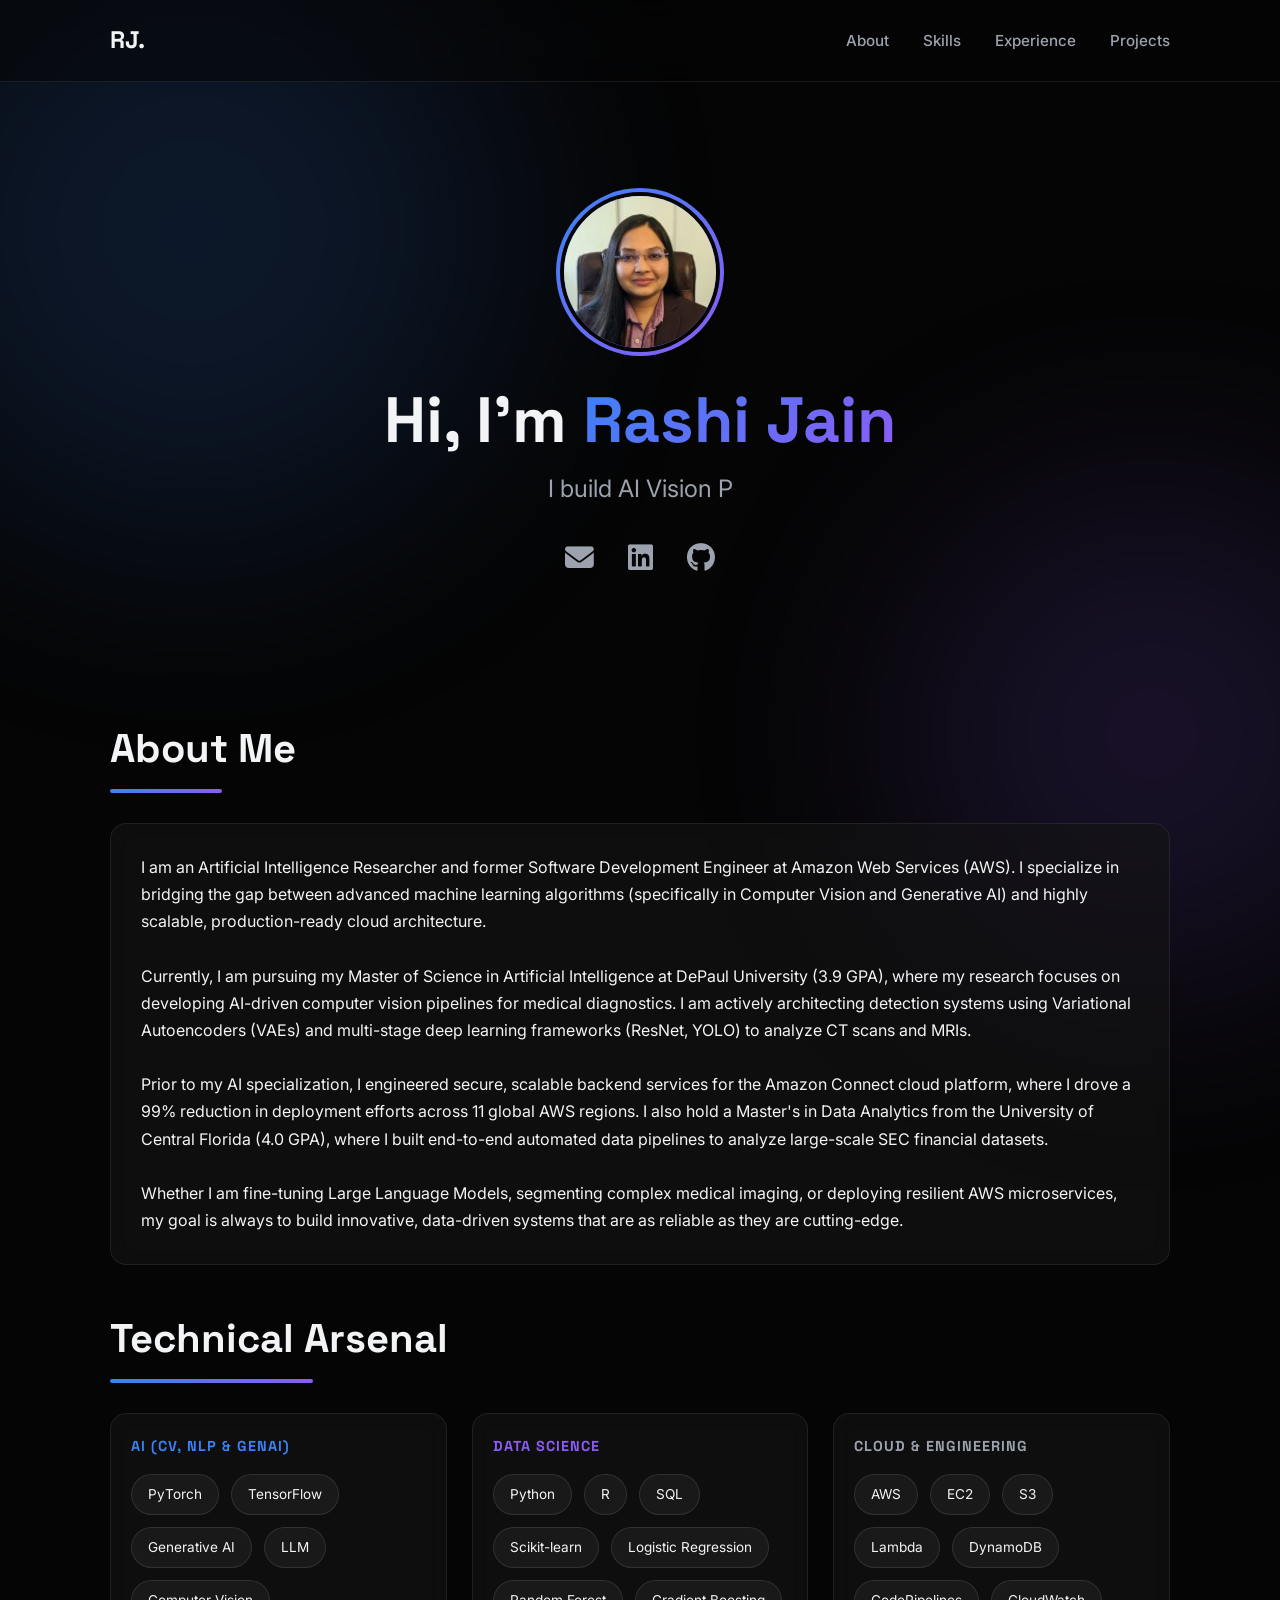
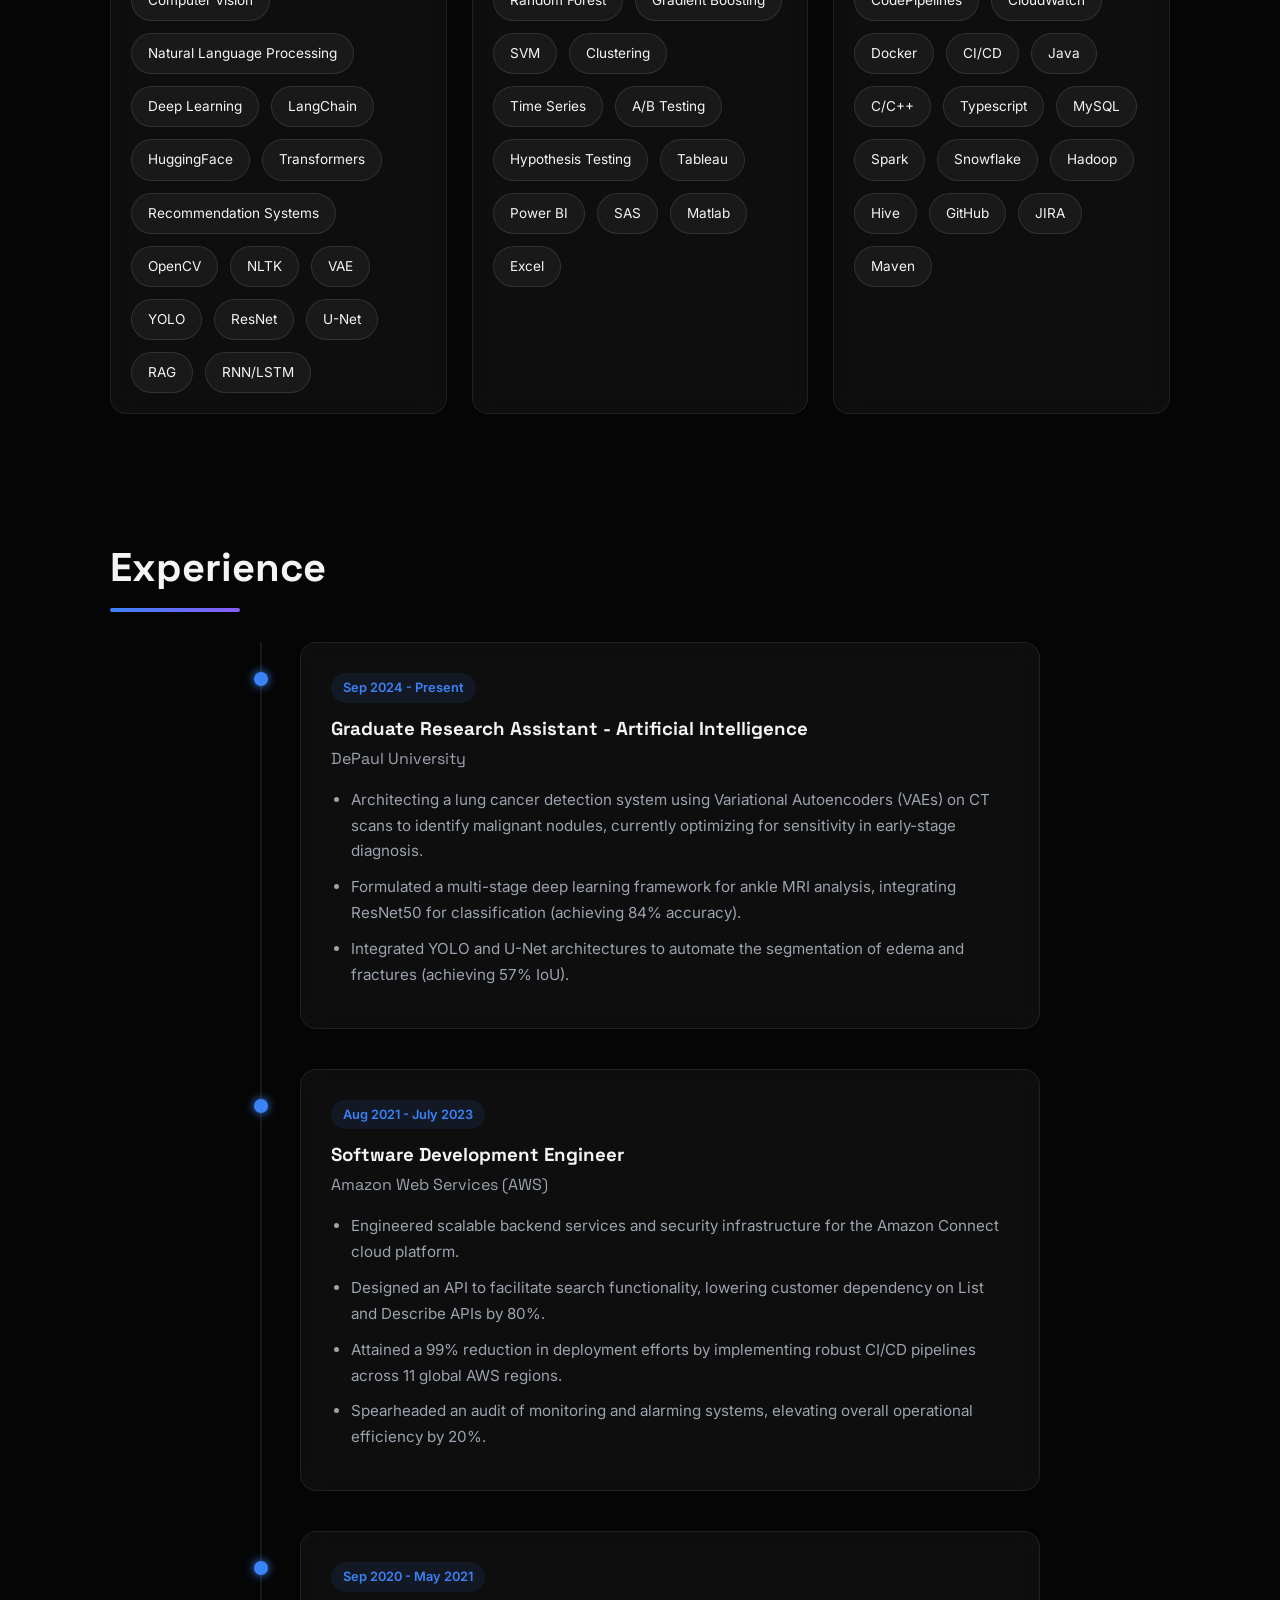
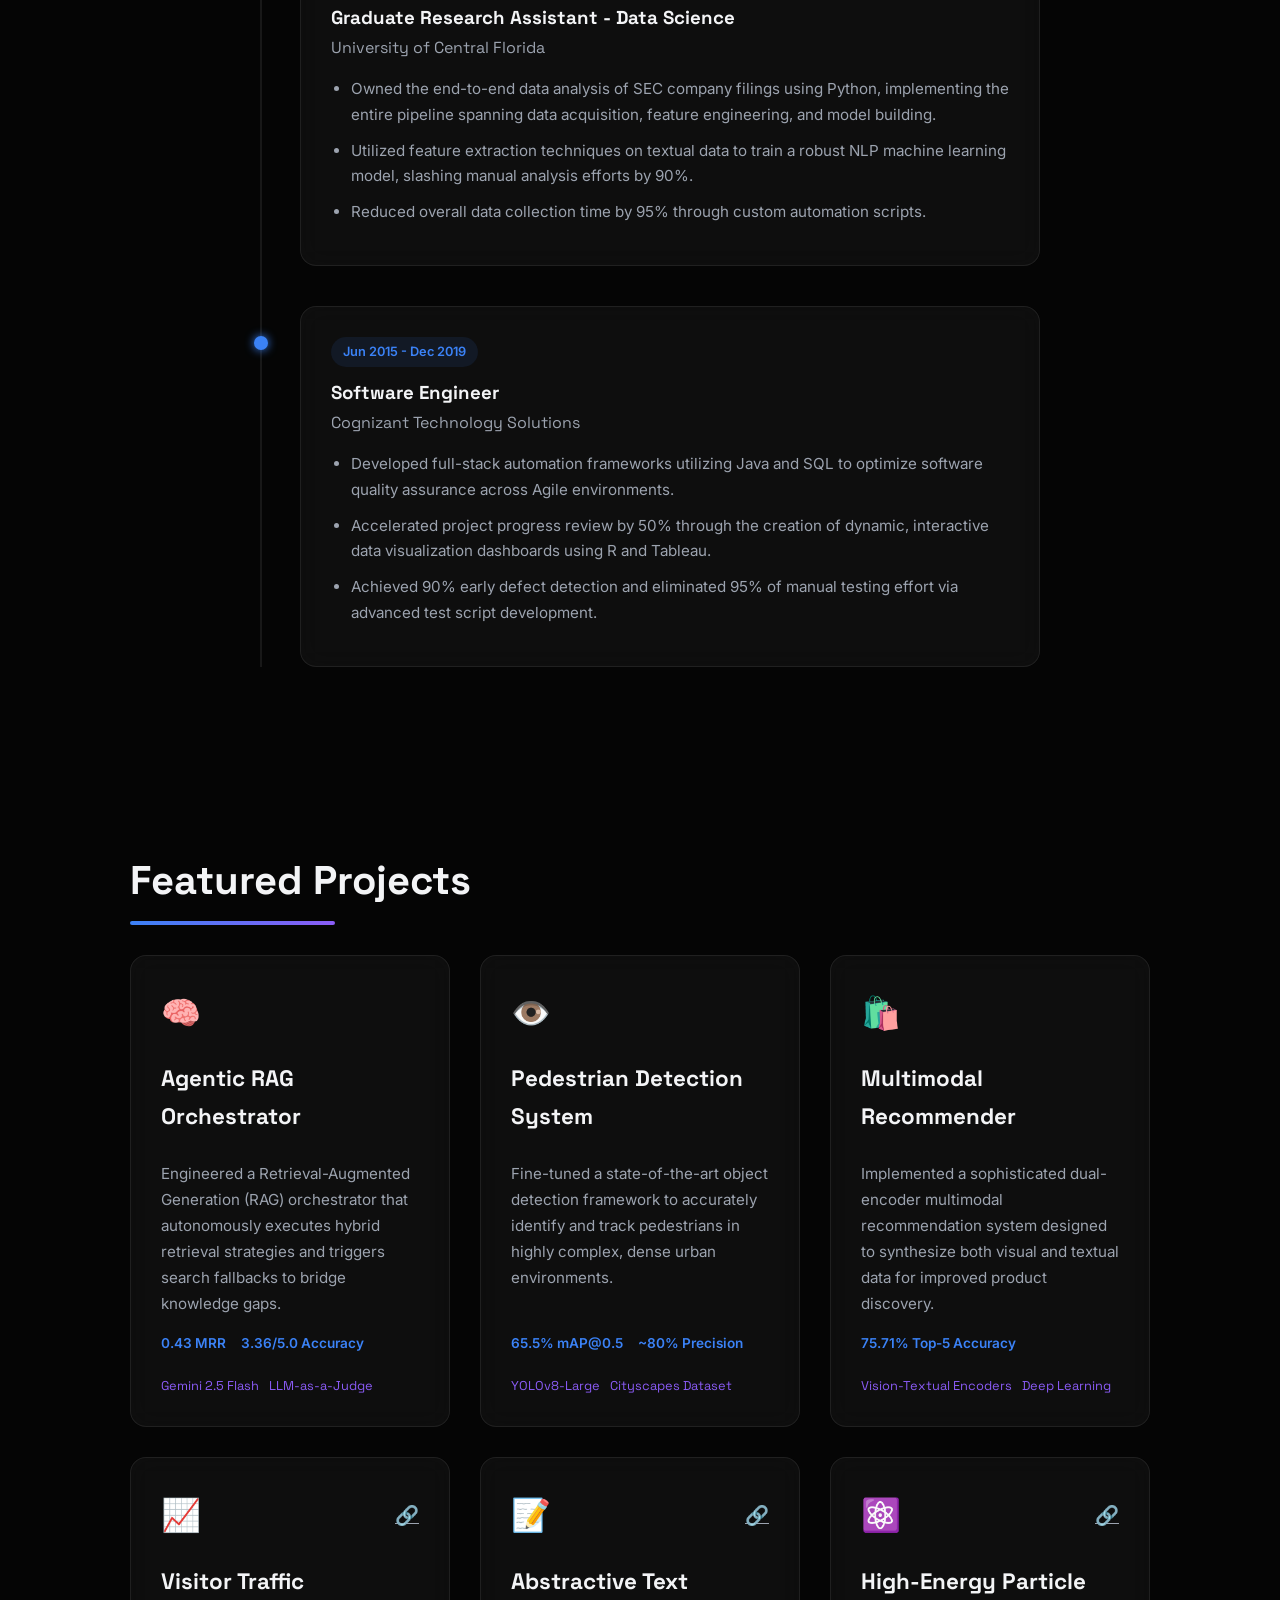
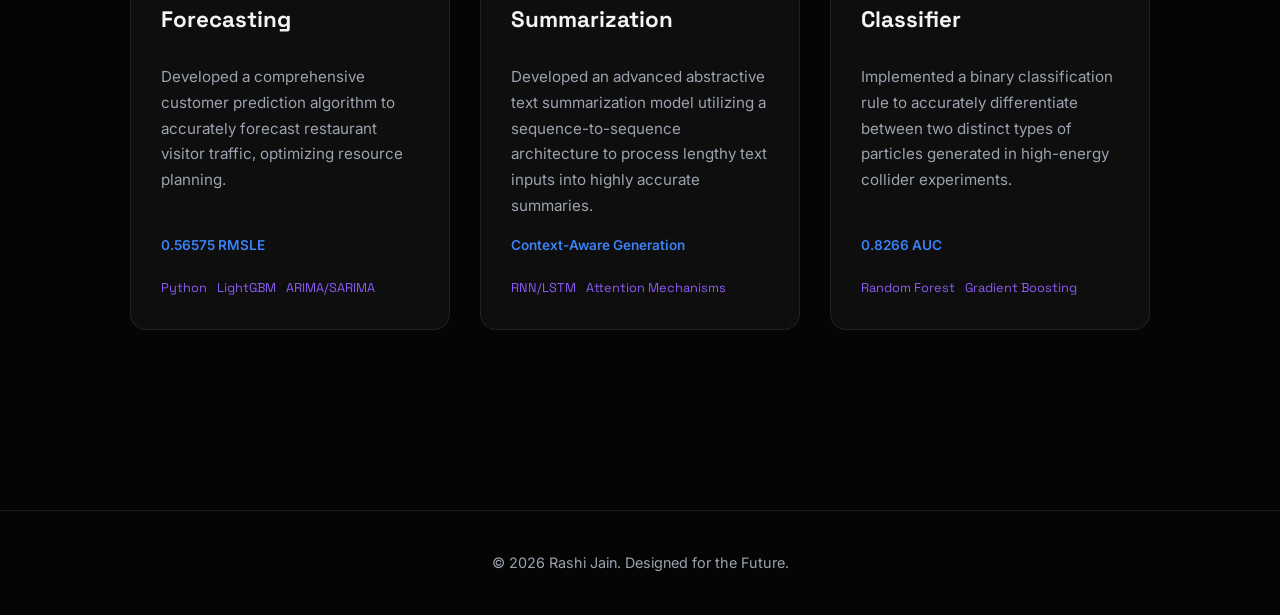
<file: index.html>
<!DOCTYPE html>
<html lang="en">
<head>
    <meta charset="UTF-8">
    <meta name="viewport" content="width=device-width, initial-scale=1.0">
    <title>Rashi Jain | AI Researcher</title>
    <link href="https://fonts.googleapis.com/css2?family=Inter:wght@300;400;600&family=Space+Grotesk:wght@500;700&display=swap" rel="stylesheet">
    <link rel="stylesheet" href="https://cdnjs.cloudflare.com/ajax/libs/font-awesome/6.4.0/css/all.min.css">
    <link rel="stylesheet" href="assets/css/style.css">
</head>
<body>

    <div class="bg-glow glow-1"></div>
    <div class="bg-glow glow-2"></div>

    <nav>
        <div class="nav-content">
            <a href="#home" class="logo">RJ.</a>
            <div class="nav-links">
                <a href="#about">About</a>
                <a href="#skills">Skills</a>
                <a href="#experience">Experience</a>
                <a href="#projects">Projects</a>
            </div>
        </div>
    </nav>

    <div class="container" id="home">
        <header class="hero section-fade">
            <div class="profile-wrapper">
                <img src="profile.jpg" alt="Rashi Jain" class="profile-img" onerror="this.src='https://ui-avatars.com/api/?name=Rashi+Jain&background=0D8ABC&color=fff&size=150'">
            </div>
            <h1>Hi, I'm <span class="gradient-text">Rashi Jain</span></h1>
            <div class="typing-container">
                <p class="subtitle">I build <span id="typewriter"></span></p>
            </div>
            <div class="social-links">
                <a href="mailto:rashijain013@gmail.com" title="Email"><i class="fas fa-envelope"></i></a>
                <a href="https://www.linkedin.com/in/rashijain013" target="_blank" title="LinkedIn"><i class="fab fa-linkedin"></i></a>
                <a href="https://github.com/rashijain" target="_blank" title="GitHub"><i class="fab fa-github"></i></a>
            </div>
        </header>

        <div id="about-container"></div>
        <div id="skills-container"></div>
        <div id="experience-container"></div>
        <div id="projects-container"></div>
    </div>

    <footer>
        <p>&copy; 2026 Rashi Jain. Designed for the Future.</p>
    </footer>

    <script>
        async function loadSection(id, file) {
            try {
                const response = await fetch(file);
                if (response.ok) {
                    const text = await response.text();
                    document.getElementById(id).innerHTML = text;
                }
            } catch (error) {
                console.error("Error loading component: ", file);
            }
        }

        async function buildPage() {
            // Wait for all sections to be fetched and injected
            await loadSection('about-container', 'about.html');
            await loadSection('skills-container', 'skills.html');
            await loadSection('experience-container', 'experience.html');
            await loadSection('projects-container', 'projects.html');
            
            // Inject the main script file ONLY AFTER HTML is loaded 
            // so the scroll animations know the elements exist
            const script = document.createElement('script');
            script.src = 'assets/js/script.js';
            document.body.appendChild(script);
        }
        
        buildPage();
    </script>
</body>
</html>
</file>
<file: assets/css/style.css>
/* Import Modern Fonts */
:root {
    --bg-dark: #050505;
    --card-glass: rgba(20, 20, 20, 0.6);
    --card-border: rgba(255, 255, 255, 0.08);
    --text-main: #f3f4f6;
    --text-muted: #9ca3af;
    --accent-blue: #3b82f6;
    --accent-purple: #8b5cf6;
    --gradient-text: linear-gradient(135deg, var(--accent-blue), var(--accent-purple));
    --font-heading: 'Space Grotesk', sans-serif;
    --font-body: 'Inter', sans-serif;
}

* {
    margin: 0;
    padding: 0;
    box-sizing: border-box;
    scroll-behavior: smooth;
}

body {
    background-color: var(--bg-dark);
    color: var(--text-main);
    font-family: var(--font-body);
    line-height: 1.7;
    overflow-x: hidden;
    position: relative;
}

/* Background Ambient Glows */
.bg-glow {
    position: fixed;
    border-radius: 50%;
    filter: blur(120px);
    z-index: -1;
    opacity: 0.15;
}
.glow-1 {
    top: -10%;
    left: -10%;
    width: 50vw;
    height: 50vw;
    background: var(--accent-blue);
}
.glow-2 {
    bottom: -10%;
    right: -10%;
    width: 40vw;
    height: 40vw;
    background: var(--accent-purple);
}

/* Typography */
h1, h2, h3, h4, .logo {
    font-family: var(--font-heading);
}

.gradient-text {
    background: var(--gradient-text);
    -webkit-background-clip: text;
    -webkit-text-fill-color: transparent;
    background-clip: text;
}

/* Navigation */
nav {
    position: fixed;
    top: 0;
    width: 100%;
    z-index: 1000;
    backdrop-filter: blur(16px);
    -webkit-backdrop-filter: blur(16px);
    border-bottom: 1px solid var(--card-border);
    background: rgba(5, 5, 5, 0.5);
}

.nav-content {
    max-width: 1100px;
    margin: 0 auto;
    padding: 20px;
    display: flex;
    justify-content: space-between;
    align-items: center;
}

.logo {
    font-size: 1.5rem;
    font-weight: 700;
    text-decoration: none;
    color: var(--text-main);
}

.nav-links a {
    color: var(--text-muted);
    text-decoration: none;
    margin-left: 30px;
    font-weight: 500;
    transition: color 0.3s;
    font-size: 0.95rem;
}

.nav-links a:hover {
    color: var(--text-main);
}

/* Layout */
.container {
    max-width: 1100px;
    margin: 0 auto;
    padding: 120px 20px 60px;
}

/* Reusable Glass Card */
.glass-card {
    background: var(--card-glass);
    border: 1px solid var(--card-border);
    backdrop-filter: blur(12px);
    -webkit-backdrop-filter: blur(12px);
    border-radius: 16px;
    padding: 30px;
    transition: transform 0.3s ease, border-color 0.3s ease, box-shadow 0.3s ease;
}

.glass-card:hover {
    border-color: rgba(139, 92, 246, 0.3);
    box-shadow: 0 10px 30px -15px rgba(139, 92, 246, 0.2);
    transform: translateY(-5px);
}

/* Hero Section */
.hero {
    text-align: center;
    padding: 8vh 0;
}

.profile-wrapper {
    position: relative;
    width: 160px;
    height: 160px;
    margin: 0 auto 30px;
}

.profile-wrapper::before {
    content: '';
    position: absolute;
    inset: -4px;
    border-radius: 50%;
    background: var(--gradient-text);
    z-index: -1;
    animation: spin 4s linear infinite;
}

@keyframes spin { 100% { transform: rotate(360deg); } }

.profile-img {
    width: 100%;
    height: 100%;
    border-radius: 50%;
    object-fit: cover;
    border: 4px solid var(--bg-dark);
}

.hero h1 { font-size: 4rem; margin-bottom: 10px; line-height: 1.2; }
.subtitle { font-size: 1.5rem; color: var(--text-muted); height: 35px; }

.social-links { margin-top: 30px; }
.social-links a {
    color: var(--text-muted);
    font-size: 1.8rem;
    margin: 0 15px;
    transition: all 0.3s;
}
.social-links a:hover {
    color: var(--accent-blue);
    transform: translateY(-4px);
}

/* Sections */
section { padding: 60px 0; }
.section-title {
    font-size: 2.5rem;
    margin-bottom: 40px;
    position: relative;
    display: inline-block;
}
.section-title::after {
    content: '';
    position: absolute;
    bottom: -10px;
    left: 0;
    width: 60%;
    height: 4px;
    background: var(--gradient-text);
    border-radius: 2px;
}

/* About Grid */
.about-grid {
    display: grid;
    grid-template-columns: 3fr 2fr;
    gap: 30px;
}

.subsection-title { margin-bottom: 20px; font-size: 1.2rem; }

.skills-container {
    display: flex;
    flex-wrap: wrap;
    gap: 12px;
}

.skill-tag {
    background: rgba(255, 255, 255, 0.05);
    border: 1px solid rgba(255, 255, 255, 0.1);
    padding: 8px 16px;
    border-radius: 30px;
    font-size: 0.85rem;
    color: var(--text-main);
    transition: all 0.3s;
}
.skill-tag:hover {
    background: var(--gradient-text);
    border-color: transparent;
}

/* Timeline */
.timeline {
    position: relative;
    max-width: 800px;
    margin: 0 auto;
}
.timeline::before {
    content: '';
    position: absolute;
    left: 20px;
    top: 0;
    height: 100%;
    width: 2px;
    background: var(--card-border);
}

.timeline-item {
    position: relative;
    padding-left: 60px;
    margin-bottom: 40px;
}
.timeline-dot {
    position: absolute;
    left: 14px;
    top: 30px;
    width: 14px;
    height: 14px;
    border-radius: 50%;
    background: var(--accent-blue);
    box-shadow: 0 0 10px var(--accent-blue);
}
.timeline-date {
    display: inline-block;
    padding: 4px 12px;
    background: rgba(59, 130, 246, 0.1);
    color: var(--accent-blue);
    border-radius: 20px;
    font-size: 0.8rem;
    font-weight: 600;
    margin-bottom: 10px;
}
.company-text { color: var(--text-muted); font-weight: 400; margin-bottom: 15px; font-size: 1rem; }
.task-list { margin-left: 20px; color: var(--text-muted); font-size: 0.95rem; }
.task-list li { margin-bottom: 10px; }

/* Projects Grid */
.projects-grid {
    display: grid;
    grid-template-columns: repeat(auto-fit, minmax(300px, 1fr));
    gap: 30px;
}

.project-card {
    display: flex;
    flex-direction: column;
}

.project-header {
    display: flex;
    justify-content: space-between;
    align-items: center;
    margin-bottom: 20px;
}

.project-icon { font-size: 2rem; color: var(--accent-purple); }
.project-links a { color: var(--text-muted); font-size: 1.2rem; transition: color 0.3s; }
.project-links a:hover { color: var(--text-main); }

.project-desc { color: var(--text-muted); font-size: 0.95rem; margin: 15px 0; flex-grow: 1; }

.project-metrics {
    display: flex;
    gap: 15px;
    margin-bottom: 20px;
    font-size: 0.85rem;
    font-weight: 600;
    color: var(--accent-blue);
}

.tech-stack {
    display: flex;
    gap: 10px;
    font-family: 'Space Grotesk', sans-serif;
    font-size: 0.8rem;
    color: var(--text-muted);
}
.tech-stack span { color: var(--accent-purple); }

/* Footer */
footer { text-align: center; padding: 40px; color: var(--text-muted); font-size: 0.9rem; border-top: 1px solid var(--card-border); margin-top: 60px; }

/* Animations */
.section-fade { opacity: 0; transform: translateY(30px); transition: opacity 0.8s ease-out, transform 0.8s ease-out; }
.section-fade.visible { opacity: 1; transform: translateY(0); }

/* Responsive */
@media (max-width: 768px) {
    .hero h1 { font-size: 2.5rem; }
    .about-grid { grid-template-columns: 1fr; }
}
</file>
